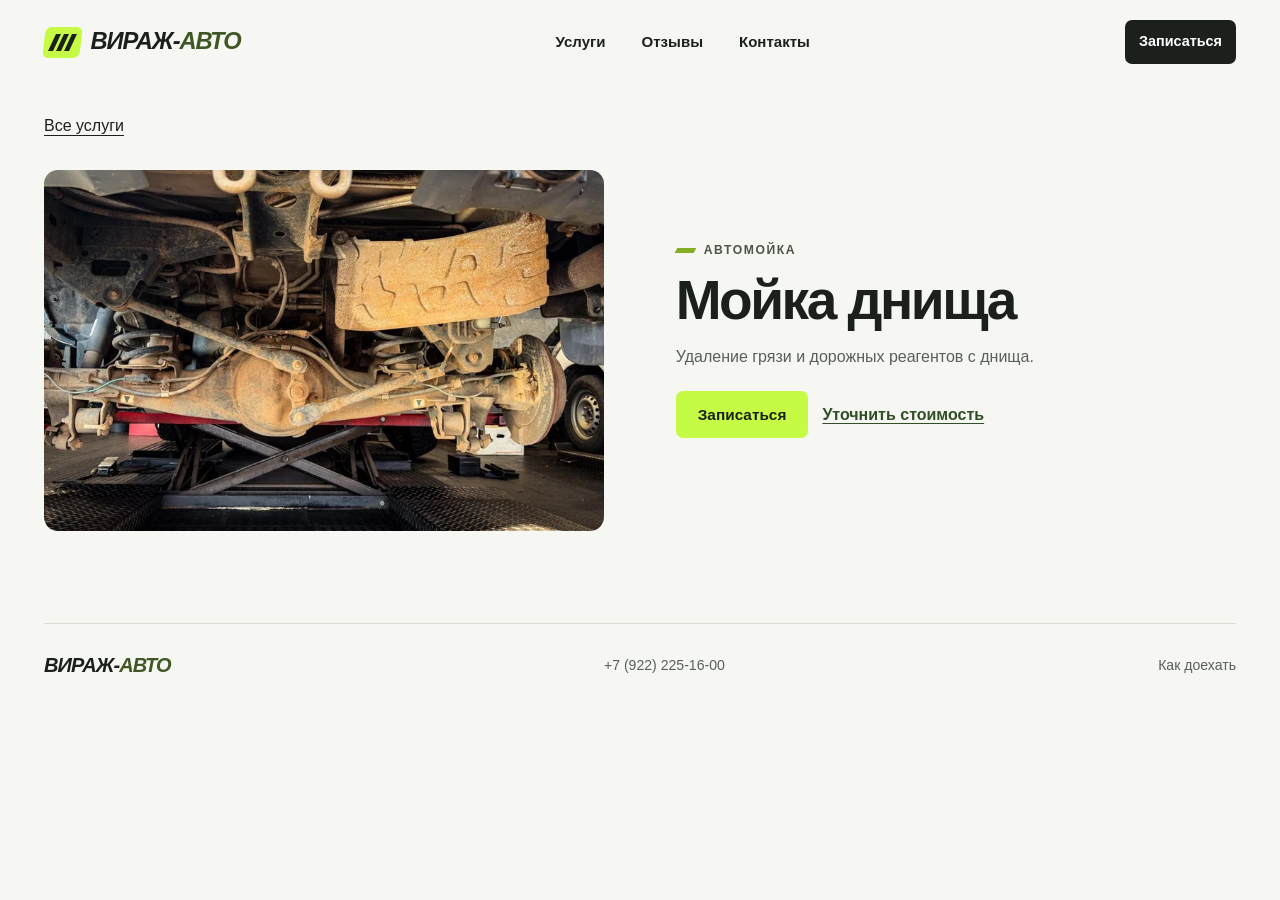
<file: moyka-dnischa.html>
<!doctype html><html lang="ru"><head><meta charset="utf-8"><meta name="viewport" content="width=device-width, initial-scale=1">
  <title>Мойка днища в Нижнем Тагиле | Вираж-Авто</title><meta name="description" content="Удаление грязи и дорожных реагентов с днища."><meta name="robots" content="noindex,nofollow">
  <link rel="canonical" href="./moyka-dnischa.html"><link rel="icon" href="./favicon.svg"><link rel="stylesheet" href="./style.css"><link rel="stylesheet" href="./smile.css"></head>
  <body><a class="skip" href="#main">Перейти к содержанию</a><header><div class="bar wrap"><a class="logo" href="https://vfokin110-bit.github.io/virazh-avto-demo/" aria-label="Вираж-Авто — на главную"><i class="mark" aria-hidden="true"><b></b><b></b><b></b></i><span>Вираж-<span class="logo-accent">Авто</span></span></a><nav aria-label="Навигация"><a href="./index.html#catalog">Услуги</a><a href="./index.html#reviews">Отзывы</a><a href="./index.html#contacts">Контакты</a></nav><a class="booking-nav" href="./zapis.html">Записаться</a></div></header><main id="main"><div class="wrap detail"><a class="back" href="./index.html#catalog">Все услуги</a><div class="detailgrid"><div class="detailpic"><img src="./underbody.webp" alt="" width="600" height="340"></div><div><span class="kicker"><i></i>Автомойка</span><h1>Мойка днища</h1><p>Удаление грязи и дорожных реагентов с днища.</p><p></p><div class="service-actions"><a class="prime" href="./zapis.html?usluga=moyka-dnischa">Записаться</a><a class="price-link" href="tel:+79222251600">Уточнить стоимость</a></div></div></div></div></main><footer><div class="wrap foot"><a class="logo" href="https://vfokin110-bit.github.io/virazh-avto-demo/"><span>Вираж-<span class="logo-accent">Авто</span></span></a><a href="tel:+79222251600">+7 (922) 225-16-00</a><a href="./index.html#contacts">Как доехать</a></div></footer>
  <script id="shop" type="application/json">{"name":"Вираж-Авто","tel":"+79222251600"}</script>
  <script id="services" type="application/json">[{"id":"tehobsluzhivanie","name":"Техническое обслуживание","category":"Автосервис"},{"id":"shod-razval","name":"Развал-схождение","category":"Автосервис"},{"id":"remont-hodovoy","name":"Ремонт ходовой части","category":"Автосервис"},{"id":"remont-dvigatelya","name":"Ремонт бензинового двигателя","category":"Автосервис"},{"id":"moyka-kuzova","name":"Бесконтактная мойка кузова","category":"Автомойка"},{"id":"moyka-dvigatelya","name":"Мойка двигателя","category":"Автомойка"},{"id":"moyka-dnischa","name":"Мойка днища","category":"Автомойка"},{"id":"moyka-kolyos","name":"Мойка колёс","category":"Автомойка"},{"id":"podbor-zapchastey","name":"Подбор автозапчастей","category":"Автозапчасти"}]</script><script defer src="./smile.js"></script></body></html>
</file>
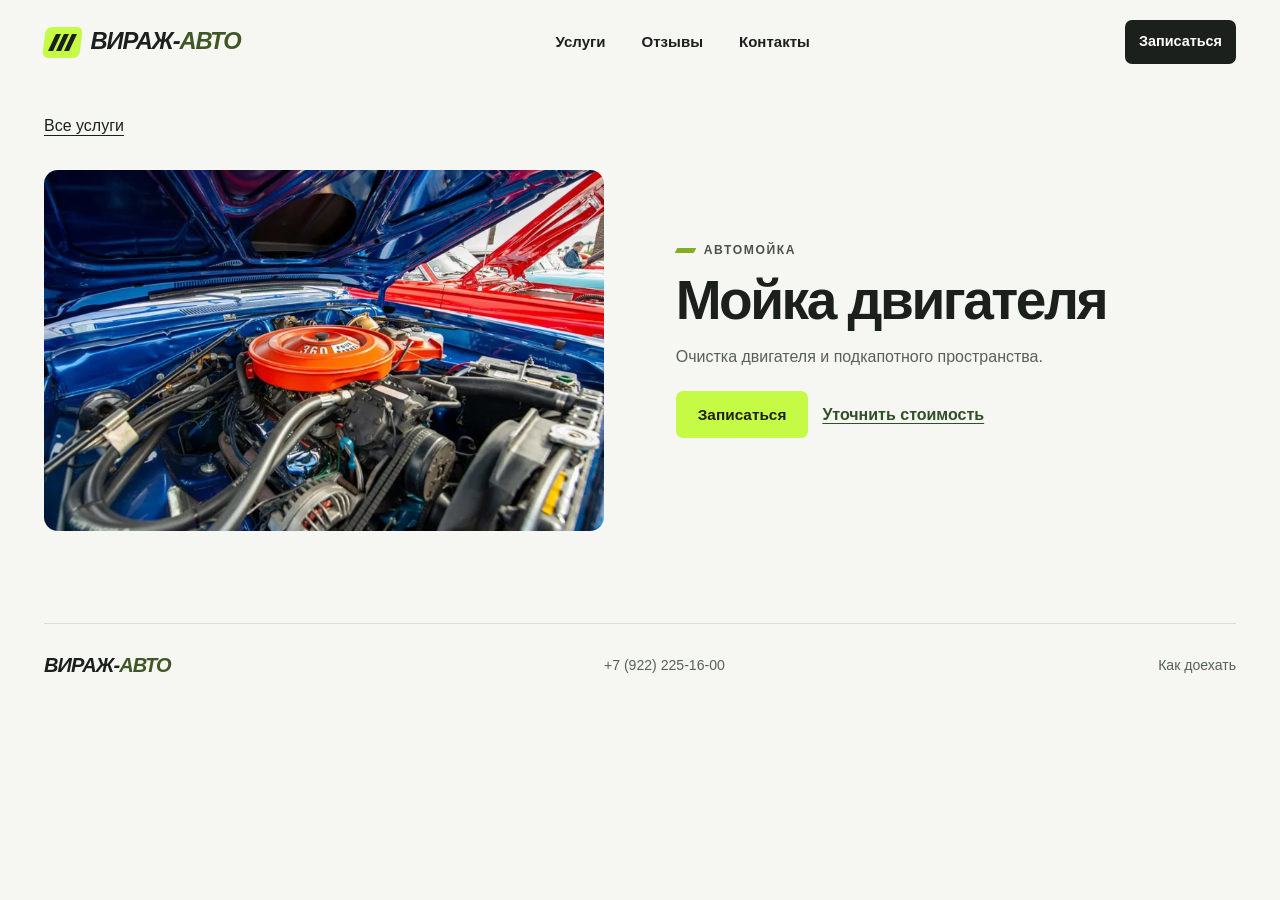
<file: moyka-dvigatelya.html>
<!doctype html><html lang="ru"><head><meta charset="utf-8"><meta name="viewport" content="width=device-width, initial-scale=1">
  <title>Мойка двигателя в Нижнем Тагиле | Вираж-Авто</title><meta name="description" content="Очистка двигателя и подкапотного пространства."><meta name="robots" content="noindex,nofollow">
  <link rel="canonical" href="./moyka-dvigatelya.html"><link rel="icon" href="./favicon.svg"><link rel="stylesheet" href="./style.css"><link rel="stylesheet" href="./smile.css"></head>
  <body><a class="skip" href="#main">Перейти к содержанию</a><header><div class="bar wrap"><a class="logo" href="https://vfokin110-bit.github.io/virazh-avto-demo/" aria-label="Вираж-Авто — на главную"><i class="mark" aria-hidden="true"><b></b><b></b><b></b></i><span>Вираж-<span class="logo-accent">Авто</span></span></a><nav aria-label="Навигация"><a href="./index.html#catalog">Услуги</a><a href="./index.html#reviews">Отзывы</a><a href="./index.html#contacts">Контакты</a></nav><a class="booking-nav" href="./zapis.html">Записаться</a></div></header><main id="main"><div class="wrap detail"><a class="back" href="./index.html#catalog">Все услуги</a><div class="detailgrid"><div class="detailpic"><img src="./engine-bay.webp" alt="" width="600" height="340"></div><div><span class="kicker"><i></i>Автомойка</span><h1>Мойка двигателя</h1><p>Очистка двигателя и подкапотного пространства.</p><p></p><div class="service-actions"><a class="prime" href="./zapis.html?usluga=moyka-dvigatelya">Записаться</a><a class="price-link" href="tel:+79222251600">Уточнить стоимость</a></div></div></div></div></main><footer><div class="wrap foot"><a class="logo" href="https://vfokin110-bit.github.io/virazh-avto-demo/"><span>Вираж-<span class="logo-accent">Авто</span></span></a><a href="tel:+79222251600">+7 (922) 225-16-00</a><a href="./index.html#contacts">Как доехать</a></div></footer>
  <script id="shop" type="application/json">{"name":"Вираж-Авто","tel":"+79222251600"}</script>
  <script id="services" type="application/json">[{"id":"tehobsluzhivanie","name":"Техническое обслуживание","category":"Автосервис"},{"id":"shod-razval","name":"Развал-схождение","category":"Автосервис"},{"id":"remont-hodovoy","name":"Ремонт ходовой части","category":"Автосервис"},{"id":"remont-dvigatelya","name":"Ремонт бензинового двигателя","category":"Автосервис"},{"id":"moyka-kuzova","name":"Бесконтактная мойка кузова","category":"Автомойка"},{"id":"moyka-dvigatelya","name":"Мойка двигателя","category":"Автомойка"},{"id":"moyka-dnischa","name":"Мойка днища","category":"Автомойка"},{"id":"moyka-kolyos","name":"Мойка колёс","category":"Автомойка"},{"id":"podbor-zapchastey","name":"Подбор автозапчастей","category":"Автозапчасти"}]</script><script defer src="./smile.js"></script></body></html>
</file>
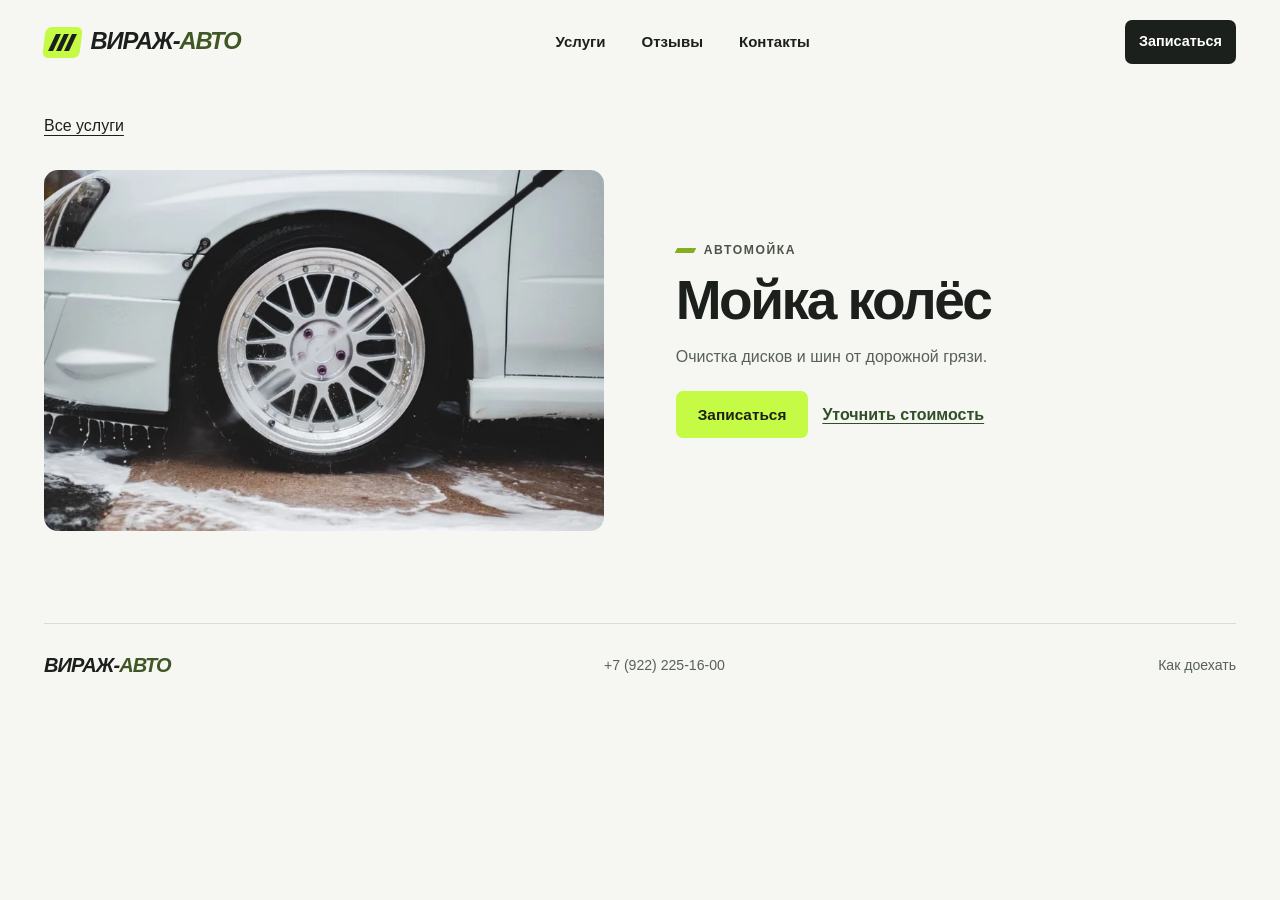
<file: moyka-kolyos.html>
<!doctype html><html lang="ru"><head><meta charset="utf-8"><meta name="viewport" content="width=device-width, initial-scale=1">
  <title>Мойка колёс в Нижнем Тагиле | Вираж-Авто</title><meta name="description" content="Очистка дисков и шин от дорожной грязи."><meta name="robots" content="noindex,nofollow">
  <link rel="canonical" href="./moyka-kolyos.html"><link rel="icon" href="./favicon.svg"><link rel="stylesheet" href="./style.css"><link rel="stylesheet" href="./smile.css"></head>
  <body><a class="skip" href="#main">Перейти к содержанию</a><header><div class="bar wrap"><a class="logo" href="https://vfokin110-bit.github.io/virazh-avto-demo/" aria-label="Вираж-Авто — на главную"><i class="mark" aria-hidden="true"><b></b><b></b><b></b></i><span>Вираж-<span class="logo-accent">Авто</span></span></a><nav aria-label="Навигация"><a href="./index.html#catalog">Услуги</a><a href="./index.html#reviews">Отзывы</a><a href="./index.html#contacts">Контакты</a></nav><a class="booking-nav" href="./zapis.html">Записаться</a></div></header><main id="main"><div class="wrap detail"><a class="back" href="./index.html#catalog">Все услуги</a><div class="detailgrid"><div class="detailpic"><img src="./wheel-wash.webp" alt="" width="600" height="340"></div><div><span class="kicker"><i></i>Автомойка</span><h1>Мойка колёс</h1><p>Очистка дисков и шин от дорожной грязи.</p><p></p><div class="service-actions"><a class="prime" href="./zapis.html?usluga=moyka-kolyos">Записаться</a><a class="price-link" href="tel:+79222251600">Уточнить стоимость</a></div></div></div></div></main><footer><div class="wrap foot"><a class="logo" href="https://vfokin110-bit.github.io/virazh-avto-demo/"><span>Вираж-<span class="logo-accent">Авто</span></span></a><a href="tel:+79222251600">+7 (922) 225-16-00</a><a href="./index.html#contacts">Как доехать</a></div></footer>
  <script id="shop" type="application/json">{"name":"Вираж-Авто","tel":"+79222251600"}</script>
  <script id="services" type="application/json">[{"id":"tehobsluzhivanie","name":"Техническое обслуживание","category":"Автосервис"},{"id":"shod-razval","name":"Развал-схождение","category":"Автосервис"},{"id":"remont-hodovoy","name":"Ремонт ходовой части","category":"Автосервис"},{"id":"remont-dvigatelya","name":"Ремонт бензинового двигателя","category":"Автосервис"},{"id":"moyka-kuzova","name":"Бесконтактная мойка кузова","category":"Автомойка"},{"id":"moyka-dvigatelya","name":"Мойка двигателя","category":"Автомойка"},{"id":"moyka-dnischa","name":"Мойка днища","category":"Автомойка"},{"id":"moyka-kolyos","name":"Мойка колёс","category":"Автомойка"},{"id":"podbor-zapchastey","name":"Подбор автозапчастей","category":"Автозапчасти"}]</script><script defer src="./smile.js"></script></body></html>
</file>
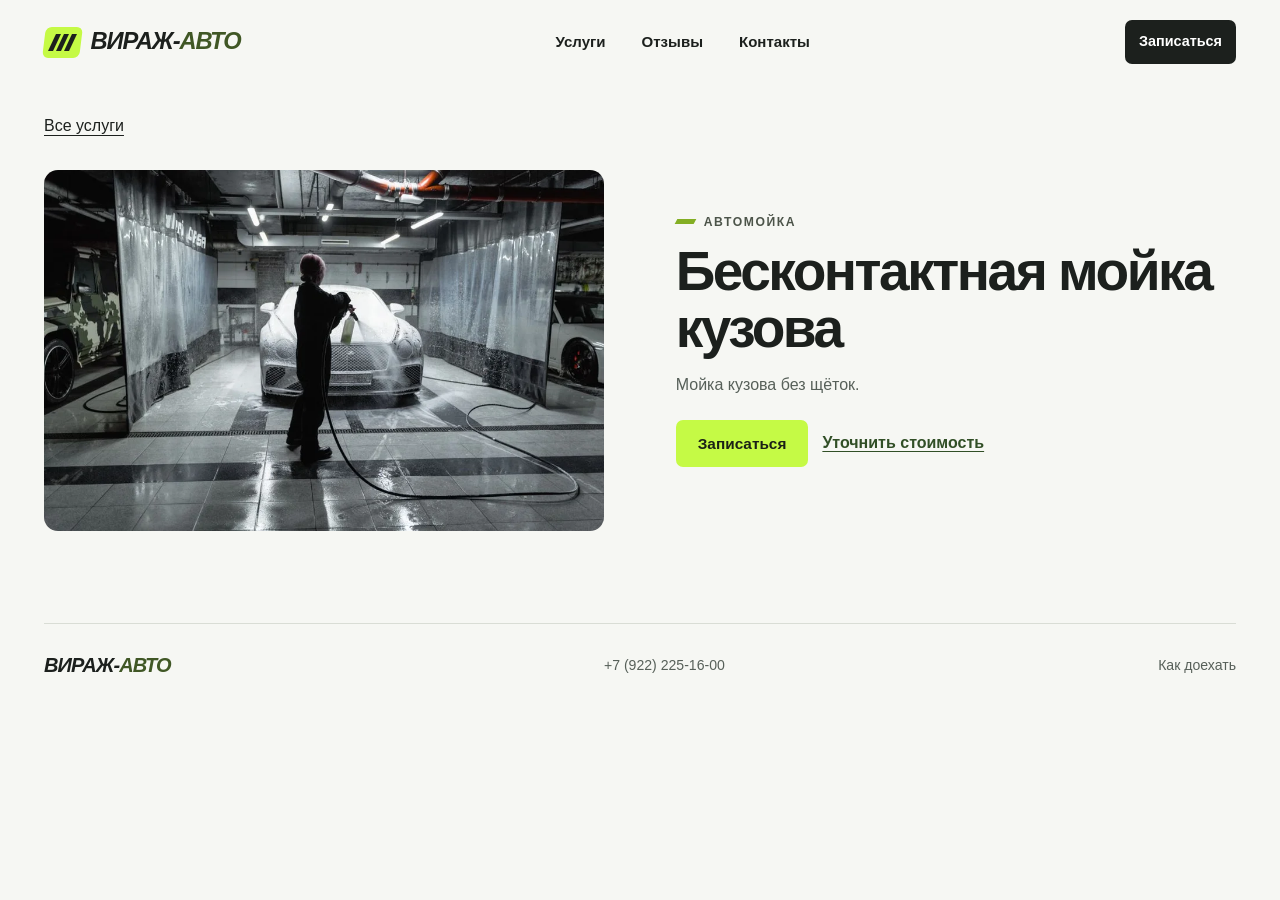
<file: moyka-kuzova.html>
<!doctype html><html lang="ru"><head><meta charset="utf-8"><meta name="viewport" content="width=device-width, initial-scale=1">
  <title>Бесконтактная мойка кузова в Нижнем Тагиле | Вираж-Авто</title><meta name="description" content="Мойка кузова без щёток."><meta name="robots" content="noindex,nofollow">
  <link rel="canonical" href="./moyka-kuzova.html"><link rel="icon" href="./favicon.svg"><link rel="stylesheet" href="./style.css"><link rel="stylesheet" href="./smile.css"></head>
  <body><a class="skip" href="#main">Перейти к содержанию</a><header><div class="bar wrap"><a class="logo" href="https://vfokin110-bit.github.io/virazh-avto-demo/" aria-label="Вираж-Авто — на главную"><i class="mark" aria-hidden="true"><b></b><b></b><b></b></i><span>Вираж-<span class="logo-accent">Авто</span></span></a><nav aria-label="Навигация"><a href="./index.html#catalog">Услуги</a><a href="./index.html#reviews">Отзывы</a><a href="./index.html#contacts">Контакты</a></nav><a class="booking-nav" href="./zapis.html">Записаться</a></div></header><main id="main"><div class="wrap detail"><a class="back" href="./index.html#catalog">Все услуги</a><div class="detailgrid"><div class="detailpic"><img src="./wash.webp" alt="" width="600" height="340"></div><div><span class="kicker"><i></i>Автомойка</span><h1>Бесконтактная мойка кузова</h1><p>Мойка кузова без щёток.</p><p></p><div class="service-actions"><a class="prime" href="./zapis.html?usluga=moyka-kuzova">Записаться</a><a class="price-link" href="tel:+79222251600">Уточнить стоимость</a></div></div></div></div></main><footer><div class="wrap foot"><a class="logo" href="https://vfokin110-bit.github.io/virazh-avto-demo/"><span>Вираж-<span class="logo-accent">Авто</span></span></a><a href="tel:+79222251600">+7 (922) 225-16-00</a><a href="./index.html#contacts">Как доехать</a></div></footer>
  <script id="shop" type="application/json">{"name":"Вираж-Авто","tel":"+79222251600"}</script>
  <script id="services" type="application/json">[{"id":"tehobsluzhivanie","name":"Техническое обслуживание","category":"Автосервис"},{"id":"shod-razval","name":"Развал-схождение","category":"Автосервис"},{"id":"remont-hodovoy","name":"Ремонт ходовой части","category":"Автосервис"},{"id":"remont-dvigatelya","name":"Ремонт бензинового двигателя","category":"Автосервис"},{"id":"moyka-kuzova","name":"Бесконтактная мойка кузова","category":"Автомойка"},{"id":"moyka-dvigatelya","name":"Мойка двигателя","category":"Автомойка"},{"id":"moyka-dnischa","name":"Мойка днища","category":"Автомойка"},{"id":"moyka-kolyos","name":"Мойка колёс","category":"Автомойка"},{"id":"podbor-zapchastey","name":"Подбор автозапчастей","category":"Автозапчасти"}]</script><script defer src="./smile.js"></script></body></html>
</file>
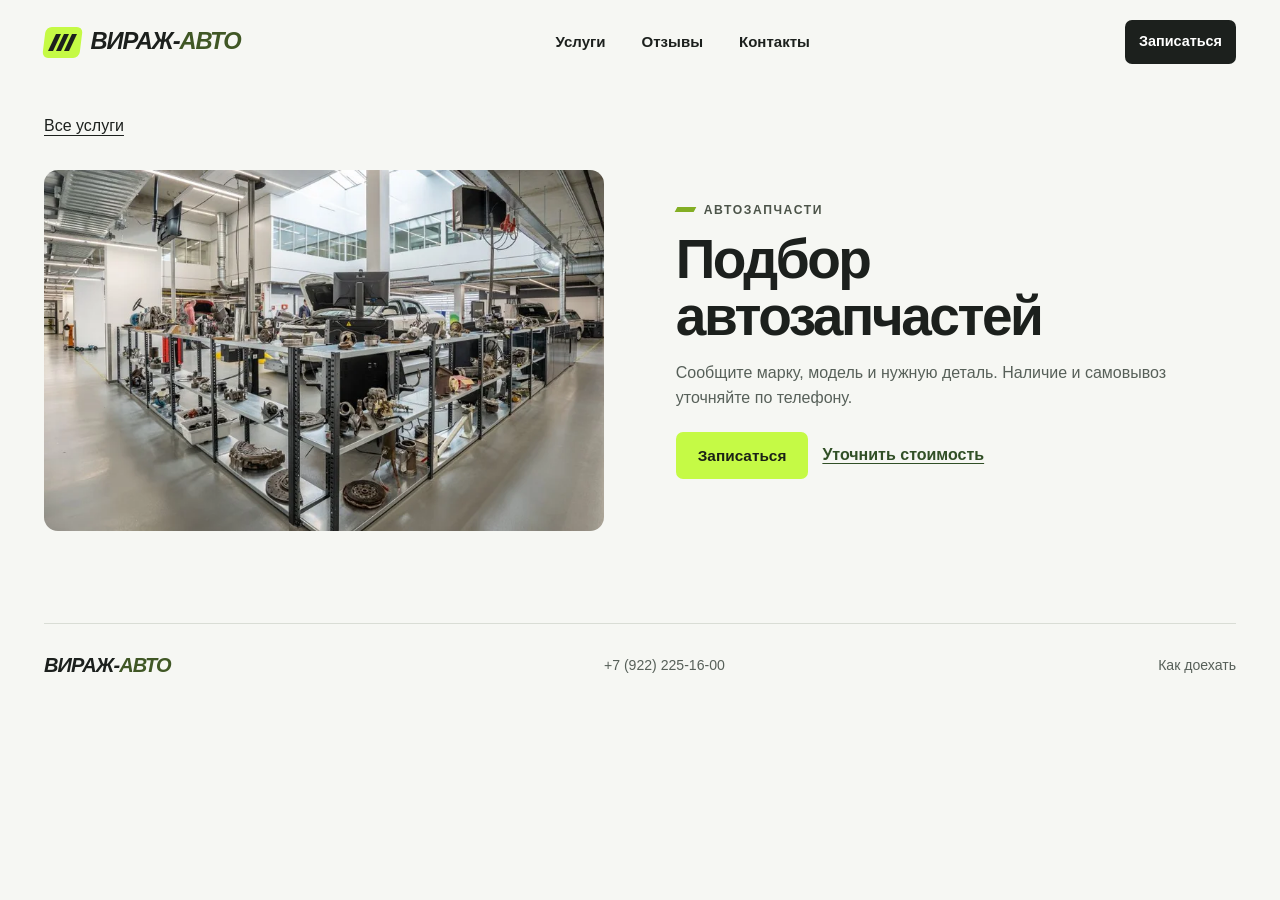
<file: podbor-zapchastey.html>
<!doctype html><html lang="ru"><head><meta charset="utf-8"><meta name="viewport" content="width=device-width, initial-scale=1">
  <title>Подбор автозапчастей в Нижнем Тагиле | Вираж-Авто</title><meta name="description" content="Сообщите марку, модель и нужную деталь. Наличие и самовывоз уточняйте по телефону."><meta name="robots" content="noindex,nofollow">
  <link rel="canonical" href="./podbor-zapchastey.html"><link rel="icon" href="./favicon.svg"><link rel="stylesheet" href="./style.css"><link rel="stylesheet" href="./smile.css"></head>
  <body><a class="skip" href="#main">Перейти к содержанию</a><header><div class="bar wrap"><a class="logo" href="https://vfokin110-bit.github.io/virazh-avto-demo/" aria-label="Вираж-Авто — на главную"><i class="mark" aria-hidden="true"><b></b><b></b><b></b></i><span>Вираж-<span class="logo-accent">Авто</span></span></a><nav aria-label="Навигация"><a href="./index.html#catalog">Услуги</a><a href="./index.html#reviews">Отзывы</a><a href="./index.html#contacts">Контакты</a></nav><a class="booking-nav" href="./zapis.html">Записаться</a></div></header><main id="main"><div class="wrap detail"><a class="back" href="./index.html#catalog">Все услуги</a><div class="detailgrid"><div class="detailpic"><img src="./parts-shelves.webp" alt="" width="600" height="340"></div><div><span class="kicker"><i></i>Автозапчасти</span><h1>Подбор автозапчастей</h1><p>Сообщите марку, модель и нужную деталь. Наличие и самовывоз уточняйте по телефону.</p><p></p><div class="service-actions"><a class="prime" href="./zapis.html?usluga=podbor-zapchastey">Записаться</a><a class="price-link" href="tel:+79222251600">Уточнить стоимость</a></div></div></div></div></main><footer><div class="wrap foot"><a class="logo" href="https://vfokin110-bit.github.io/virazh-avto-demo/"><span>Вираж-<span class="logo-accent">Авто</span></span></a><a href="tel:+79222251600">+7 (922) 225-16-00</a><a href="./index.html#contacts">Как доехать</a></div></footer>
  <script id="shop" type="application/json">{"name":"Вираж-Авто","tel":"+79222251600"}</script>
  <script id="services" type="application/json">[{"id":"tehobsluzhivanie","name":"Техническое обслуживание","category":"Автосервис"},{"id":"shod-razval","name":"Развал-схождение","category":"Автосервис"},{"id":"remont-hodovoy","name":"Ремонт ходовой части","category":"Автосервис"},{"id":"remont-dvigatelya","name":"Ремонт бензинового двигателя","category":"Автосервис"},{"id":"moyka-kuzova","name":"Бесконтактная мойка кузова","category":"Автомойка"},{"id":"moyka-dvigatelya","name":"Мойка двигателя","category":"Автомойка"},{"id":"moyka-dnischa","name":"Мойка днища","category":"Автомойка"},{"id":"moyka-kolyos","name":"Мойка колёс","category":"Автомойка"},{"id":"podbor-zapchastey","name":"Подбор автозапчастей","category":"Автозапчасти"}]</script><script defer src="./smile.js"></script></body></html>
</file>
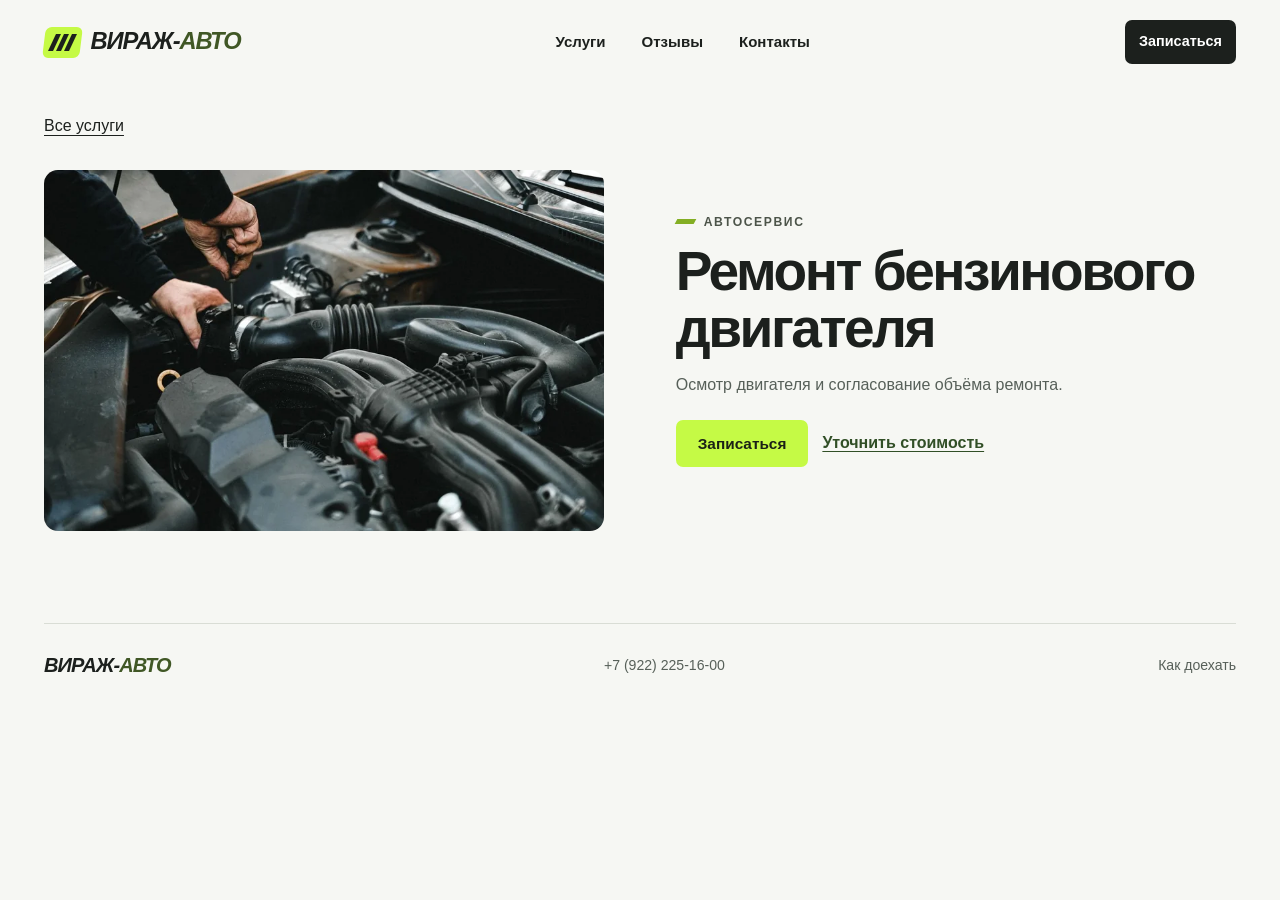
<file: remont-dvigatelya.html>
<!doctype html><html lang="ru"><head><meta charset="utf-8"><meta name="viewport" content="width=device-width, initial-scale=1">
  <title>Ремонт бензинового двигателя в Нижнем Тагиле | Вираж-Авто</title><meta name="description" content="Осмотр двигателя и согласование объёма ремонта."><meta name="robots" content="noindex,nofollow">
  <link rel="canonical" href="./remont-dvigatelya.html"><link rel="icon" href="./favicon.svg"><link rel="stylesheet" href="./style.css"><link rel="stylesheet" href="./smile.css"></head>
  <body><a class="skip" href="#main">Перейти к содержанию</a><header><div class="bar wrap"><a class="logo" href="https://vfokin110-bit.github.io/virazh-avto-demo/" aria-label="Вираж-Авто — на главную"><i class="mark" aria-hidden="true"><b></b><b></b><b></b></i><span>Вираж-<span class="logo-accent">Авто</span></span></a><nav aria-label="Навигация"><a href="./index.html#catalog">Услуги</a><a href="./index.html#reviews">Отзывы</a><a href="./index.html#contacts">Контакты</a></nav><a class="booking-nav" href="./zapis.html">Записаться</a></div></header><main id="main"><div class="wrap detail"><a class="back" href="./index.html#catalog">Все услуги</a><div class="detailgrid"><div class="detailpic"><img src="./engine.webp" alt="" width="600" height="340"></div><div><span class="kicker"><i></i>Автосервис</span><h1>Ремонт бензинового двигателя</h1><p>Осмотр двигателя и согласование объёма ремонта.</p><p></p><div class="service-actions"><a class="prime" href="./zapis.html?usluga=remont-dvigatelya">Записаться</a><a class="price-link" href="tel:+79222251600">Уточнить стоимость</a></div></div></div></div></main><footer><div class="wrap foot"><a class="logo" href="https://vfokin110-bit.github.io/virazh-avto-demo/"><span>Вираж-<span class="logo-accent">Авто</span></span></a><a href="tel:+79222251600">+7 (922) 225-16-00</a><a href="./index.html#contacts">Как доехать</a></div></footer>
  <script id="shop" type="application/json">{"name":"Вираж-Авто","tel":"+79222251600"}</script>
  <script id="services" type="application/json">[{"id":"tehobsluzhivanie","name":"Техническое обслуживание","category":"Автосервис"},{"id":"shod-razval","name":"Развал-схождение","category":"Автосервис"},{"id":"remont-hodovoy","name":"Ремонт ходовой части","category":"Автосервис"},{"id":"remont-dvigatelya","name":"Ремонт бензинового двигателя","category":"Автосервис"},{"id":"moyka-kuzova","name":"Бесконтактная мойка кузова","category":"Автомойка"},{"id":"moyka-dvigatelya","name":"Мойка двигателя","category":"Автомойка"},{"id":"moyka-dnischa","name":"Мойка днища","category":"Автомойка"},{"id":"moyka-kolyos","name":"Мойка колёс","category":"Автомойка"},{"id":"podbor-zapchastey","name":"Подбор автозапчастей","category":"Автозапчасти"}]</script><script defer src="./smile.js"></script></body></html>
</file>
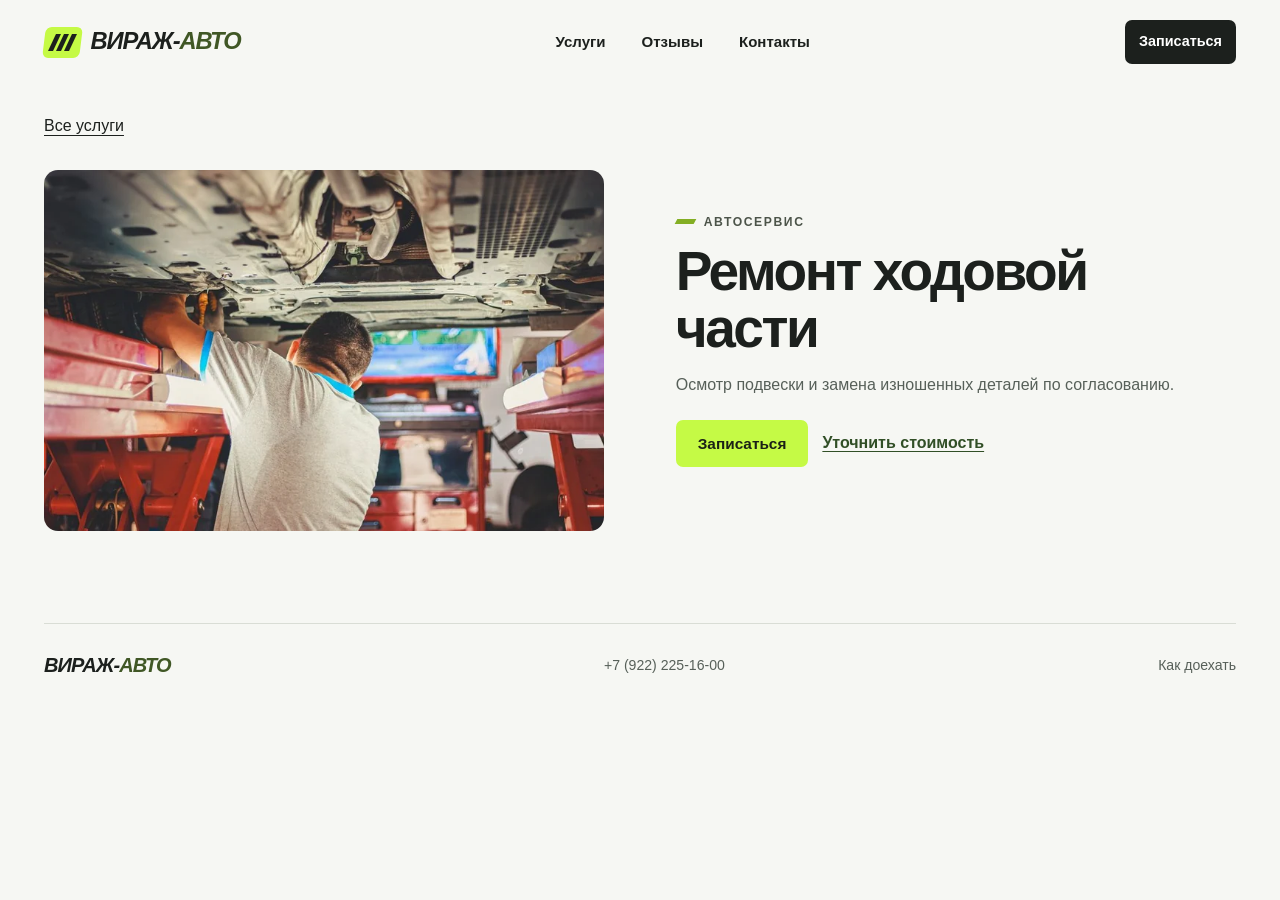
<file: remont-hodovoy.html>
<!doctype html><html lang="ru"><head><meta charset="utf-8"><meta name="viewport" content="width=device-width, initial-scale=1">
  <title>Ремонт ходовой части в Нижнем Тагиле | Вираж-Авто</title><meta name="description" content="Осмотр подвески и замена изношенных деталей по согласованию."><meta name="robots" content="noindex,nofollow">
  <link rel="canonical" href="./remont-hodovoy.html"><link rel="icon" href="./favicon.svg"><link rel="stylesheet" href="./style.css"><link rel="stylesheet" href="./smile.css"></head>
  <body><a class="skip" href="#main">Перейти к содержанию</a><header><div class="bar wrap"><a class="logo" href="https://vfokin110-bit.github.io/virazh-avto-demo/" aria-label="Вираж-Авто — на главную"><i class="mark" aria-hidden="true"><b></b><b></b><b></b></i><span>Вираж-<span class="logo-accent">Авто</span></span></a><nav aria-label="Навигация"><a href="./index.html#catalog">Услуги</a><a href="./index.html#reviews">Отзывы</a><a href="./index.html#contacts">Контакты</a></nav><a class="booking-nav" href="./zapis.html">Записаться</a></div></header><main id="main"><div class="wrap detail"><a class="back" href="./index.html#catalog">Все услуги</a><div class="detailgrid"><div class="detailpic"><img src="./lift.webp" alt="" width="600" height="340"></div><div><span class="kicker"><i></i>Автосервис</span><h1>Ремонт ходовой части</h1><p>Осмотр подвески и замена изношенных деталей по согласованию.</p><p></p><div class="service-actions"><a class="prime" href="./zapis.html?usluga=remont-hodovoy">Записаться</a><a class="price-link" href="tel:+79222251600">Уточнить стоимость</a></div></div></div></div></main><footer><div class="wrap foot"><a class="logo" href="https://vfokin110-bit.github.io/virazh-avto-demo/"><span>Вираж-<span class="logo-accent">Авто</span></span></a><a href="tel:+79222251600">+7 (922) 225-16-00</a><a href="./index.html#contacts">Как доехать</a></div></footer>
  <script id="shop" type="application/json">{"name":"Вираж-Авто","tel":"+79222251600"}</script>
  <script id="services" type="application/json">[{"id":"tehobsluzhivanie","name":"Техническое обслуживание","category":"Автосервис"},{"id":"shod-razval","name":"Развал-схождение","category":"Автосервис"},{"id":"remont-hodovoy","name":"Ремонт ходовой части","category":"Автосервис"},{"id":"remont-dvigatelya","name":"Ремонт бензинового двигателя","category":"Автосервис"},{"id":"moyka-kuzova","name":"Бесконтактная мойка кузова","category":"Автомойка"},{"id":"moyka-dvigatelya","name":"Мойка двигателя","category":"Автомойка"},{"id":"moyka-dnischa","name":"Мойка днища","category":"Автомойка"},{"id":"moyka-kolyos","name":"Мойка колёс","category":"Автомойка"},{"id":"podbor-zapchastey","name":"Подбор автозапчастей","category":"Автозапчасти"}]</script><script defer src="./smile.js"></script></body></html>
</file>
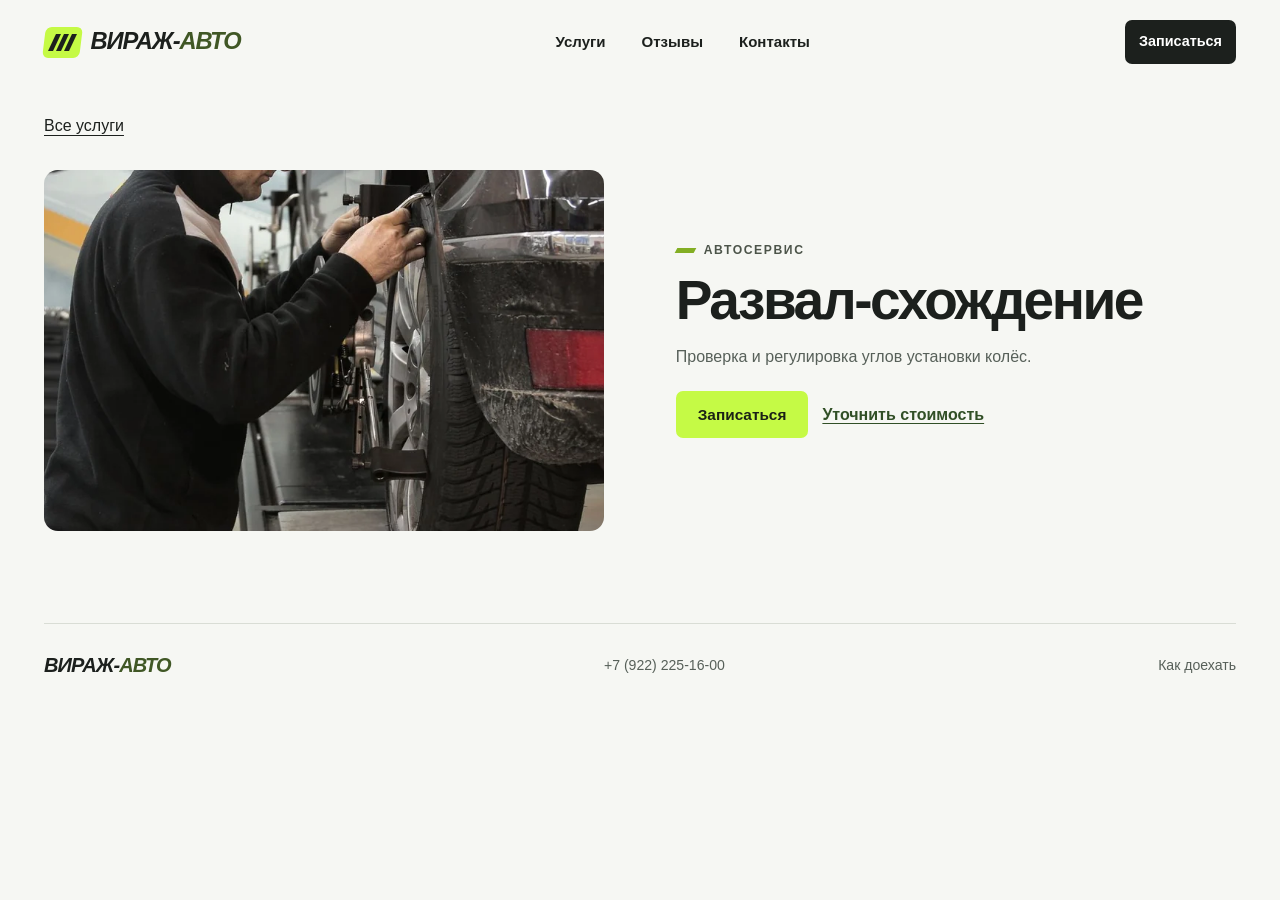
<file: shod-razval.html>
<!doctype html><html lang="ru"><head><meta charset="utf-8"><meta name="viewport" content="width=device-width, initial-scale=1">
  <title>Развал-схождение в Нижнем Тагиле | Вираж-Авто</title><meta name="description" content="Проверка и регулировка углов установки колёс."><meta name="robots" content="noindex,nofollow">
  <link rel="canonical" href="./shod-razval.html"><link rel="icon" href="./favicon.svg"><link rel="stylesheet" href="./style.css"><link rel="stylesheet" href="./smile.css"></head>
  <body><a class="skip" href="#main">Перейти к содержанию</a><header><div class="bar wrap"><a class="logo" href="https://vfokin110-bit.github.io/virazh-avto-demo/" aria-label="Вираж-Авто — на главную"><i class="mark" aria-hidden="true"><b></b><b></b><b></b></i><span>Вираж-<span class="logo-accent">Авто</span></span></a><nav aria-label="Навигация"><a href="./index.html#catalog">Услуги</a><a href="./index.html#reviews">Отзывы</a><a href="./index.html#contacts">Контакты</a></nav><a class="booking-nav" href="./zapis.html">Записаться</a></div></header><main id="main"><div class="wrap detail"><a class="back" href="./index.html#catalog">Все услуги</a><div class="detailgrid"><div class="detailpic"><img src="./alignment.webp" alt="" width="600" height="340"></div><div><span class="kicker"><i></i>Автосервис</span><h1>Развал-схождение</h1><p>Проверка и регулировка углов установки колёс.</p><p></p><div class="service-actions"><a class="prime" href="./zapis.html?usluga=shod-razval">Записаться</a><a class="price-link" href="tel:+79222251600">Уточнить стоимость</a></div></div></div></div></main><footer><div class="wrap foot"><a class="logo" href="https://vfokin110-bit.github.io/virazh-avto-demo/"><span>Вираж-<span class="logo-accent">Авто</span></span></a><a href="tel:+79222251600">+7 (922) 225-16-00</a><a href="./index.html#contacts">Как доехать</a></div></footer>
  <script id="shop" type="application/json">{"name":"Вираж-Авто","tel":"+79222251600"}</script>
  <script id="services" type="application/json">[{"id":"tehobsluzhivanie","name":"Техническое обслуживание","category":"Автосервис"},{"id":"shod-razval","name":"Развал-схождение","category":"Автосервис"},{"id":"remont-hodovoy","name":"Ремонт ходовой части","category":"Автосервис"},{"id":"remont-dvigatelya","name":"Ремонт бензинового двигателя","category":"Автосервис"},{"id":"moyka-kuzova","name":"Бесконтактная мойка кузова","category":"Автомойка"},{"id":"moyka-dvigatelya","name":"Мойка двигателя","category":"Автомойка"},{"id":"moyka-dnischa","name":"Мойка днища","category":"Автомойка"},{"id":"moyka-kolyos","name":"Мойка колёс","category":"Автомойка"},{"id":"podbor-zapchastey","name":"Подбор автозапчастей","category":"Автозапчасти"}]</script><script defer src="./smile.js"></script></body></html>
</file>
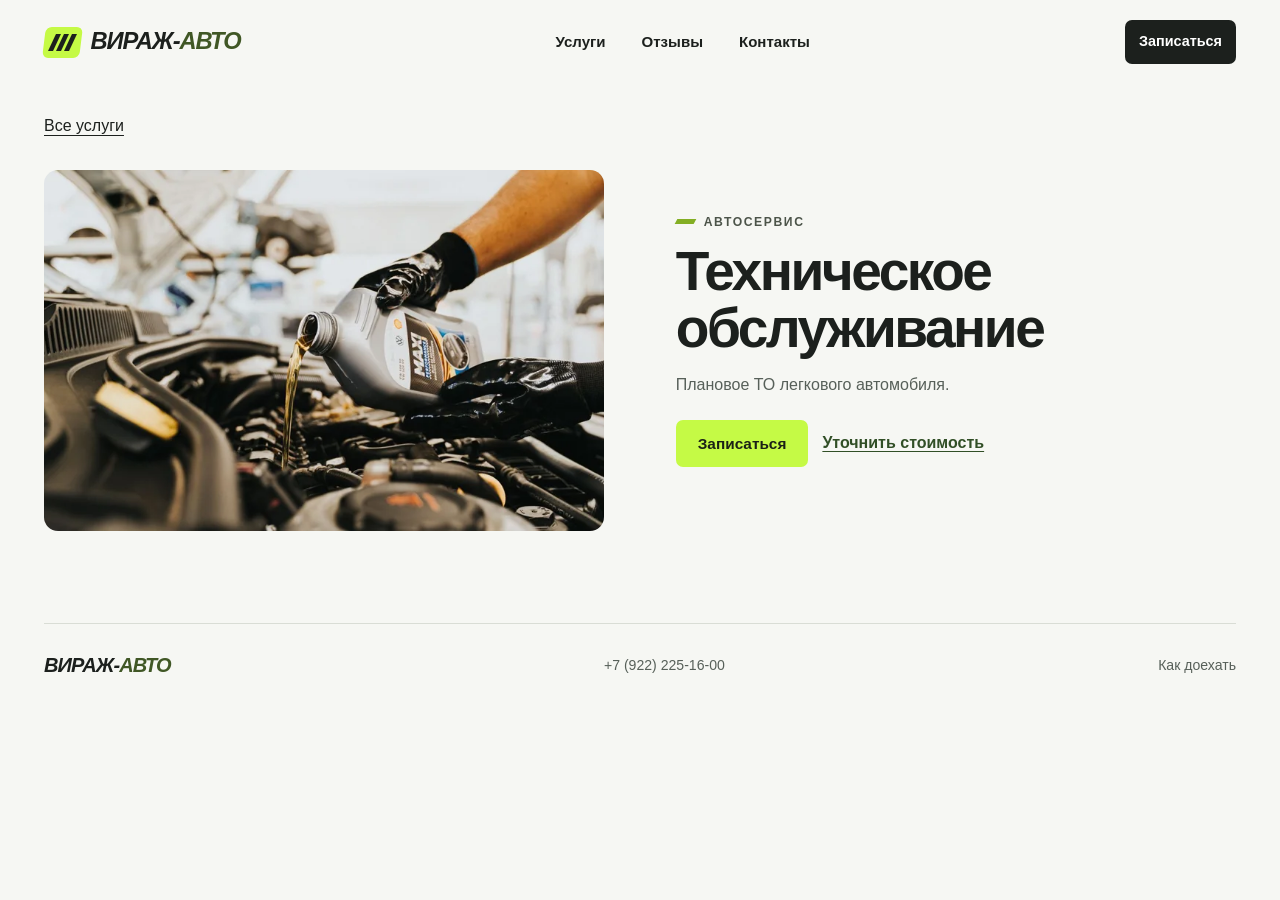
<file: tehobsluzhivanie.html>
<!doctype html><html lang="ru"><head><meta charset="utf-8"><meta name="viewport" content="width=device-width, initial-scale=1">
  <title>Техническое обслуживание в Нижнем Тагиле | Вираж-Авто</title><meta name="description" content="Плановое ТО легкового автомобиля."><meta name="robots" content="noindex,nofollow">
  <link rel="canonical" href="./tehobsluzhivanie.html"><link rel="icon" href="./favicon.svg"><link rel="stylesheet" href="./style.css"><link rel="stylesheet" href="./smile.css"></head>
  <body><a class="skip" href="#main">Перейти к содержанию</a><header><div class="bar wrap"><a class="logo" href="https://vfokin110-bit.github.io/virazh-avto-demo/" aria-label="Вираж-Авто — на главную"><i class="mark" aria-hidden="true"><b></b><b></b><b></b></i><span>Вираж-<span class="logo-accent">Авто</span></span></a><nav aria-label="Навигация"><a href="./index.html#catalog">Услуги</a><a href="./index.html#reviews">Отзывы</a><a href="./index.html#contacts">Контакты</a></nav><a class="booking-nav" href="./zapis.html">Записаться</a></div></header><main id="main"><div class="wrap detail"><a class="back" href="./index.html#catalog">Все услуги</a><div class="detailgrid"><div class="detailpic"><img src="./oil-real.webp" alt="" width="600" height="340"></div><div><span class="kicker"><i></i>Автосервис</span><h1>Техническое обслуживание</h1><p>Плановое ТО легкового автомобиля.</p><p></p><div class="service-actions"><a class="prime" href="./zapis.html?usluga=tehobsluzhivanie">Записаться</a><a class="price-link" href="tel:+79222251600">Уточнить стоимость</a></div></div></div></div></main><footer><div class="wrap foot"><a class="logo" href="https://vfokin110-bit.github.io/virazh-avto-demo/"><span>Вираж-<span class="logo-accent">Авто</span></span></a><a href="tel:+79222251600">+7 (922) 225-16-00</a><a href="./index.html#contacts">Как доехать</a></div></footer>
  <script id="shop" type="application/json">{"name":"Вираж-Авто","tel":"+79222251600"}</script>
  <script id="services" type="application/json">[{"id":"tehobsluzhivanie","name":"Техническое обслуживание","category":"Автосервис"},{"id":"shod-razval","name":"Развал-схождение","category":"Автосервис"},{"id":"remont-hodovoy","name":"Ремонт ходовой части","category":"Автосервис"},{"id":"remont-dvigatelya","name":"Ремонт бензинового двигателя","category":"Автосервис"},{"id":"moyka-kuzova","name":"Бесконтактная мойка кузова","category":"Автомойка"},{"id":"moyka-dvigatelya","name":"Мойка двигателя","category":"Автомойка"},{"id":"moyka-dnischa","name":"Мойка днища","category":"Автомойка"},{"id":"moyka-kolyos","name":"Мойка колёс","category":"Автомойка"},{"id":"podbor-zapchastey","name":"Подбор автозапчастей","category":"Автозапчасти"}]</script><script defer src="./smile.js"></script></body></html>
</file>
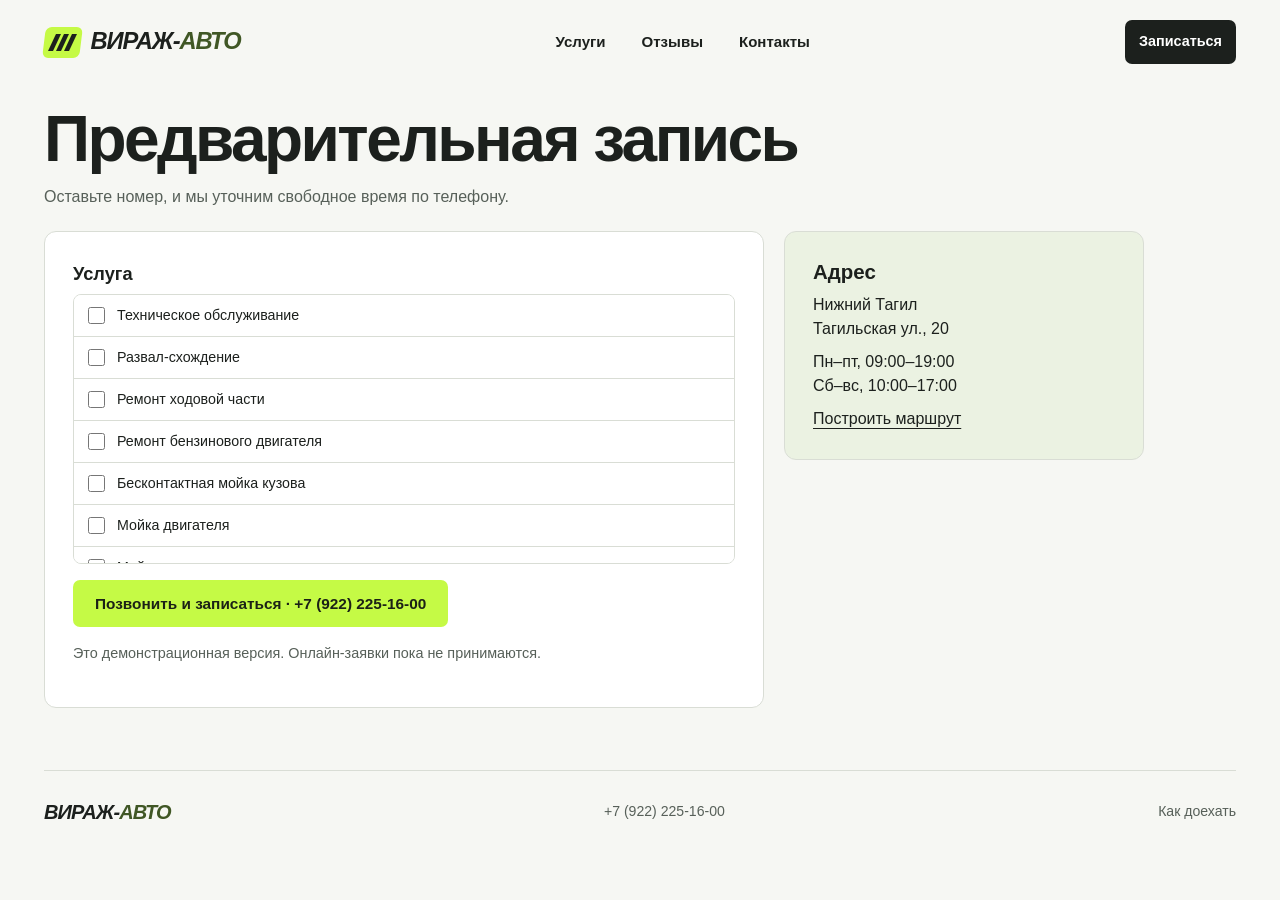
<file: zapis.html>
<!doctype html><html lang="ru"><head><meta charset="utf-8"><meta name="viewport" content="width=device-width, initial-scale=1">
  <title>Запись в Вираж-Авто | Нижний Тагил</title><meta name="description" content="Запись по телефону в автосервис Вираж-Авто."><meta name="robots" content="noindex,nofollow">
  <link rel="canonical" href="./zapis.html"><link rel="icon" href="./favicon.svg"><link rel="stylesheet" href="./style.css"><link rel="stylesheet" href="./smile.css"></head>
  <body><a class="skip" href="#main">Перейти к содержанию</a><header><div class="bar wrap"><a class="logo" href="https://vfokin110-bit.github.io/virazh-avto-demo/" aria-label="Вираж-Авто — на главную"><i class="mark" aria-hidden="true"><b></b><b></b><b></b></i><span>Вираж-<span class="logo-accent">Авто</span></span></a><nav aria-label="Навигация"><a href="./index.html#catalog">Услуги</a><a href="./index.html#reviews">Отзывы</a><a href="./index.html#contacts">Контакты</a></nav><a class="booking-nav" href="./zapis.html">Записаться</a></div></header><main id="main"><section class="wrap booking-page"><div class="booking-intro"><h1>Предварительная запись</h1><p>Оставьте номер, и мы уточним свободное время по телефону.</p></div>
  <div class="booking-layout"><div class="booking-form"><fieldset><legend>Услуга</legend><div class="service-pick"><label><input type="checkbox" name="items" value="tehobsluzhivanie"><span>Техническое обслуживание</span></label><label><input type="checkbox" name="items" value="shod-razval"><span>Развал-схождение</span></label><label><input type="checkbox" name="items" value="remont-hodovoy"><span>Ремонт ходовой части</span></label><label><input type="checkbox" name="items" value="remont-dvigatelya"><span>Ремонт бензинового двигателя</span></label><label><input type="checkbox" name="items" value="moyka-kuzova"><span>Бесконтактная мойка кузова</span></label><label><input type="checkbox" name="items" value="moyka-dvigatelya"><span>Мойка двигателя</span></label><label><input type="checkbox" name="items" value="moyka-dnischa"><span>Мойка днища</span></label><label><input type="checkbox" name="items" value="moyka-kolyos"><span>Мойка колёс</span></label><label><input type="checkbox" name="items" value="podbor-zapchastey"><span>Подбор автозапчастей</span></label></div></fieldset>
  <p><a class="prime" href="tel:+79222251600">Позвонить и записаться · +7 (922) 225-16-00</a></p><p class="subtle">Это демонстрационная версия. Онлайн-заявки пока не принимаются.</p></div>
  <aside class="booking-aside"><h2>Адрес</h2><p>Нижний Тагил<br>Тагильская ул., 20</p><p>Пн–пт, 09:00–19:00<br>Сб–вс, 10:00–17:00</p><a class="back" href="https://yandex.ru/maps/org/virazh_avto/175305193511/">Построить маршрут</a></aside></div></section></main><footer><div class="wrap foot"><a class="logo" href="https://vfokin110-bit.github.io/virazh-avto-demo/"><span>Вираж-<span class="logo-accent">Авто</span></span></a><a href="tel:+79222251600">+7 (922) 225-16-00</a><a href="./index.html#contacts">Как доехать</a></div></footer>
  <script id="shop" type="application/json">{"name":"Вираж-Авто","tel":"+79222251600"}</script>
  <script id="services" type="application/json">[{"id":"tehobsluzhivanie","name":"Техническое обслуживание","category":"Автосервис"},{"id":"shod-razval","name":"Развал-схождение","category":"Автосервис"},{"id":"remont-hodovoy","name":"Ремонт ходовой части","category":"Автосервис"},{"id":"remont-dvigatelya","name":"Ремонт бензинового двигателя","category":"Автосервис"},{"id":"moyka-kuzova","name":"Бесконтактная мойка кузова","category":"Автомойка"},{"id":"moyka-dvigatelya","name":"Мойка двигателя","category":"Автомойка"},{"id":"moyka-dnischa","name":"Мойка днища","category":"Автомойка"},{"id":"moyka-kolyos","name":"Мойка колёс","category":"Автомойка"},{"id":"podbor-zapchastey","name":"Подбор автозапчастей","category":"Автозапчасти"}]</script><script defer src="./smile.js"></script></body></html>
</file>
<file: style.css>
:root{--ink:#1c201d;--muted:#576059;--lime:#c5fa45;--paper:#f6f7f3;--line:#d9ddd5;--face:"Roboto","Arial",sans-serif;--display:"Barlow Condensed","Bahnschrift","Arial Narrow","Arial",sans-serif;color:var(--ink);background:var(--paper);font:16px/1.5 var(--face);scroll-behavior:smooth;scroll-padding-top:1.5rem}
*{box-sizing:border-box}body{margin:0}button,input,select{font:inherit}button,summary{cursor:pointer}button,a{touch-action:manipulation}a{color:inherit;text-decoration:none}button{color:inherit}button:focus-visible,a:focus-visible,input:focus-visible,summary:focus-visible,select:focus-visible{outline:3px solid #508511;outline-offset:4px}svg{display:inline-block;width:20px;height:20px;vertical-align:middle;flex-shrink:0}button{border:0}.wrap{width:min(calc(100% - 88px),1400px);margin-inline:auto}.skip{position:absolute;z-index:8;top:-5rem;background:white;padding:12px}.skip:focus{top:0}header{background:var(--paper)}.bar,.foot{display:flex;align-items:center;justify-content:space-between;gap:20px}.bar{height:84px}.logo{display:inline-flex;align-items:center;gap:.60rem;font-family:var(--display);font-style:italic;font-weight:900;text-transform:uppercase;font-size:clamp(20px,1.85vw,30px);letter-spacing:-.065em;white-space:nowrap}.mark{display:inline-flex;gap:3px;background:var(--lime);border-radius:6px;padding:7px 8px;align-items:center;transform:skew(-7deg)}.mark b{width:5px;height:17px;background:var(--ink);transform:skew(-19deg)}nav{display:flex;align-items:center;gap:36px;font-size:.94rem;font-weight:600}nav a:hover,.foot a:hover,.back:hover{text-decoration:underline;text-underline-offset:5px}.cartbtn,.prime,.iconbtn,.filters button,.cardbuy button{display:inline-flex;align-items:center;justify-content:center;gap:9px;font-weight:650}.cartbtn{background:var(--ink);color:white;min-height:43px;padding:0 12px 0 17px;border-radius:8px;font-size:.9rem}.cartbtn b{background:var(--lime);color:var(--ink);border-radius:5px;min-width:22px;padding-inline:3px}.hero{position:relative;isolation:isolate;overflow:hidden;background:#151918;border-radius:18px;min-height:405px;display:flex;align-items:center;color:#fff}.car,.hero:after{position:absolute;inset:0;width:100%;height:100%;z-index:-2}.car{object-fit:cover;object-position:50% 60%}.hero:after{content:"";z-index:-1;background:linear-gradient(90deg,rgba(8,13,12,.72) 0%,rgba(8,13,12,.40) 34%,transparent 64%)}.herotext{padding:42px clamp(26px,4.2vw,72px) 43px}.herokicker,.kicker,.smallcat{display:flex;align-items:center;gap:9px;font-size:.76rem;letter-spacing:.13em;font-weight:750;text-transform:uppercase}.herokicker i,.kicker i{width:19px;height:5px;background:var(--lime);transform:skew(-28deg)}.kicker i{background:#83ae23}.herokicker{color:#e6e9e4}.hero h1,.sectionhead h2,.detail h1,.card h3,.detail h2,.drawerhead h2,.trio h3{font-family:var(--display);margin:0;font-weight:800;letter-spacing:-.045em;line-height:1.04}.hero h1{font-size:clamp(58px,5.7vw,96px);margin:17px 0 13px;line-height:.94;letter-spacing:-.057em}.hero h1 em{font-style:normal;color:var(--lime)}.hero p{color:#e1e4df;margin:0 0 22px;font-size:1rem;line-height:1.46}.prime{background:var(--lime);color:#1b2116;padding:12px 22px;min-height:46px;border-radius:7px;font-size:.96rem}.prime:hover,.cardbuy button:hover{background:#b8ed36}.prime svg{width:17px}.catalog{padding-block:49px 62px}.sectionhead h2,.detail h2{font-size:clamp(34px,3.35vw,56px);margin:8px 0 0;line-height:1.08}.kicker{color:#4c5449}.sectionhead sup{vertical-align:top;border:1px solid #c4cbbf;padding:2px 6px;border-radius:4px;font:600 .76rem/1.2 var(--face);letter-spacing:0;margin-left:11px;position:relative;top:5px}.filters{display:flex;flex-wrap:wrap;gap:8px;margin:22px 0}.filters button{background:transparent;border:1px solid #cfd5ca;border-radius:6px;padding:8px 15px;min-height:40px;font-size:.9rem}.filters button svg{width:16px}.filters button[aria-pressed=true]{background:var(--ink);border-color:var(--ink);color:white}.filters button:hover:not([aria-pressed=true]){background:#eaeee5}.cards{display:grid;grid-template-columns:repeat(3,minmax(0,1fr));gap:20px}.card{border:1px solid var(--line);overflow:hidden;border-radius:12px;background:#fff;display:flex;flex-direction:column}.card[hidden]{display:none}.cardpic,.detailpic{position:relative;display:block;background:#e6e8e4;overflow:hidden}.cardpic{aspect-ratio:2.05}.cardpic img,.detailpic img{display:block;width:100%;height:100%;object-fit:cover;transition:transform .3s}.cardpic:hover img{transform:scale(1.035)}.time{position:absolute;top:12px;right:12px;display:flex;align-items:center;gap:5px;background:#fafbf8ed;border:1px solid #d5d8d0;border-radius:5px;padding:3px 7px;font-size:.78rem;font-weight:600}.time svg{width:14px;height:14px}.cardtext{padding:20px;display:flex;flex:1;flex-direction:column}.smallcat{font-size:.74rem;letter-spacing:.09em;color:var(--muted);margin-bottom:7px}.card h3,.trio h3{font-size:clamp(21px,1.73vw,30px);letter-spacing:-.035em}.card h3 a:hover{text-decoration:underline}.card p,.trio p,.detail p,.faq details p{color:var(--muted);line-height:1.52}.card p{margin:9px 0 16px}.cardbuy{margin-top:auto;border-top:1px solid var(--line);padding-top:14px;display:flex;align-items:center;justify-content:space-between;gap:6px}.cardbuy strong,.detailprice strong{font:700 1.34rem var(--display);letter-spacing:-.025em}.cardbuy button{background:#e9f5d5;border-radius:6px;padding:8px 12px;font-size:.88rem;min-height:40px}.cardbuy button svg{width:16px}.about{background:#222722;color:#fafbf8;padding:50px 0}.about .kicker{color:#c4c9c0}.about .kicker i{background:var(--lime)}.trio{display:grid;grid-template-columns:repeat(3,1fr);gap:38px;margin-top:32px}.trio>div{border-top:1px solid #535950;padding-top:20px}.trio svg{color:var(--lime);width:27px;height:27px;margin-bottom:18px}.trio p{color:#d2d6cc;margin-bottom:0}.faq{padding-block:60px;display:grid;grid-template-columns:.8fr 1.2fr;gap:6%}.faq details{border-bottom:1px solid var(--line)}.faq summary{list-style:none;position:relative;padding:17px 32px 17px 0;font-weight:650}.faq summary::-webkit-details-marker{display:none}.faq summary:after{content:"+";position:absolute;right:6px;font-size:1.3rem;line-height:1}.faq details[open] summary:after{content:"−"}.faq details p{margin-top:0}.foot{border-top:1px solid var(--line);padding-block:26px;font-size:.88rem;color:var(--muted)}.foot .logo{color:var(--ink);font-size:20px}.detail{padding-block:30px 60px}.back{text-decoration:underline;text-underline-offset:4px}.detailgrid{display:grid;grid-template-columns:1fr 1fr;align-items:center;gap:6%;margin:32px 0}.detailpic{aspect-ratio:1.55;border-radius:14px}.detail h1{font-size:clamp(36px,4.3vw,68px);margin:12px 0}.detailprice{display:flex;align-items:center;gap:20px}.detailprice span{display:flex;align-items:center;gap:5px}.detailprice svg{width:16px}.detailcopy{display:grid;grid-template-columns:1fr 1fr;gap:6%;border-top:1px solid var(--line);margin:30px 0;padding:24px 0}.detailcopy h2{font-size:28px}.detailcopy ul{padding-left:20px}
dialog{border:none;border-radius:15px;padding:0;background:var(--paper);color:var(--ink);width:min(510px,calc(100% - 24px));max-height:90dvh;box-shadow:0 20px 80px #0004}dialog::backdrop{background:#101510a6}body:has(dialog[open]){overflow:hidden}.drawerhead{display:flex;align-items:center;justify-content:space-between;padding:22px 25px;border-bottom:1px solid var(--line);position:sticky;top:0;background:var(--paper);z-index:1}.drawerhead h2{font-size:30px}.iconbtn{width:42px;height:42px;background:#e7eae3;border-radius:8px}.iconbtn svg{width:18px}#panel{padding:22px 25px 28px}.lineitem{display:grid;grid-template-columns:1fr auto;gap:10px;align-items:center;border-bottom:1px solid var(--line);padding:12px 0}.lineitem small{display:block;color:var(--muted)}.lineitem button,.second{border-radius:6px;padding:9px 13px;background:#e6eadf;font-weight:650}.total{display:flex;align-items:center;justify-content:space-between;font-size:1.2rem;margin:20px 0 4px}.subtle{color:var(--muted);font-size:.9rem}.block{width:100%;margin-top:12px}.formrow{display:grid;gap:5px;margin:14px 0;font-weight:650}.formrow input,.formrow select{width:100%;border:1px solid #aab3a4;border-radius:7px;padding:11px;background:white;color:var(--ink)}.toast{position:fixed;z-index:3;bottom:24px;left:50%;transform:translateX(-50%);padding:10px 18px;background:var(--ink);color:white;border-radius:8px;font-size:.92rem;text-align:center;pointer-events:none}.toast:empty{display:none}.error{color:#a32a21}.formrow small{font-weight:400}.done{display:block;font-size:38px;color:#537624}.empty p{margin-top:0}.skip:focus,.iconbtn:focus-visible{outline-offset:1px}
@media(max-width:900px){.wrap{width:calc(100% - 44px)}.bar{height:72px}nav{gap:20px}.cards{grid-template-columns:repeat(2,minmax(0,1fr))}.hero{min-height:370px}.trio{gap:20px}}
@media(max-width:650px){.wrap{width:calc(100% - 28px)}.bar{height:65px}.logo{font-size:20px}.cartbtn{padding:0 10px;font-size:.84rem}.bar nav{display:none}.hero{min-height:460px;align-items:flex-start}.car{height:65%;top:auto;bottom:0;object-position:70% 65%}.hero:after{background:linear-gradient(180deg,#101414 0%,#101414 34%,rgba(16,20,20,.62) 48%,transparent 73%)}.herotext{padding:24px 21px}.hero h1{font-size:clamp(52px,10vw,70px);margin:11px 0}.hero p{font-size:.92rem;margin-bottom:15px;max-width:330px}.hero .prime{min-height:42px;padding:9px 15px}.herokicker,.kicker{font-size:.72rem}.wide{display:none}.catalog{padding-block:32px 40px}.filters{gap:6px;margin:17px 0}.filters button{padding:7px 10px;font-size:.85rem}.cards{grid-template-columns:1fr;gap:14px}.cardpic{aspect-ratio:2.15}.card h3{font-size:25px}.trio,.faq,.detailgrid,.detailcopy{grid-template-columns:1fr}.trio{gap:21px}.about,.faq{padding-block:35px}.faq{gap:18px}.foot{flex-wrap:wrap;gap:13px}.foot span:not(.logo span){flex-basis:100%}.detailgrid{gap:25px}.detailcopy{gap:20px}.detail{padding-block:15px 40px}.drawerhead,#panel{padding-inline:18px}}@media(prefers-reduced-motion:reduce){*{scroll-behavior:auto!important;transition:none!important}}
</file>
<file: smile.css>
[hidden]{display:none!important}
.logo{letter-spacing:-.045em}.logo-accent{color:#405725}.hero h1{font-size:clamp(44px,5.25vw,82px)}.hero h1 em{display:block}.heroactions{display:flex;align-items:center;gap:18px;flex-wrap:wrap}.hero-phone{color:#fff;text-decoration:underline;text-underline-offset:4px;font-weight:600}.cartbtn[hidden]{display:none}.slotgroup{display:flex;gap:7px;flex-wrap:wrap}.catalog{padding-block:38px 56px}.rating{display:flex;align-items:center;gap:18px;margin-top:22px}.rating strong{font:800 56px/.98 var(--display);color:var(--lime)}.rating span{color:#c5cec2}.reviews .prime{margin-top:24px}.gallery,.contacts{padding-block:42px}.gallery-grid{display:grid;grid-template-columns:repeat(4,1fr);gap:12px;margin-top:22px}.gallery-grid a{background:#e6e8e4;display:block;border-radius:8px;overflow:hidden}.gallery-grid img{width:100%;display:block;height:auto;aspect-ratio:1.48;object-fit:cover}.contacts-grid{display:grid;grid-template-columns:1fr 1fr;margin-top:20px;gap:18px}.contacts-grid>div,.booking-status,.admin-card{border:1px solid var(--line);padding:22px;background:white;border-radius:12px}.contacts h3,.contacts p{margin:0 0 8px}.contacts .second{display:inline-block;margin-top:8px}.iconbtn{font-size:1.6rem}.drawerhead{padding-block:14px}.dialog button:disabled,button:disabled{opacity:.55;cursor:not-allowed}fieldset{border:0;margin:0 0 12px;padding:0;min-width:0}legend{padding:0;margin-bottom:7px;font-weight:750}.service-pick{border:1px solid var(--line);border-radius:8px;background:white;max-height:170px;overflow:auto}.service-pick label{display:flex;align-items:center;gap:9px;padding:8px 10px;min-height:42px;border-bottom:1px solid var(--line);font-size:.89rem}.service-pick label:last-child{border-bottom:0}.service-pick input{accent-color:#548317;min-width:17px;height:17px}.service-pick span{flex:1}.service-pick b{white-space:nowrap}.slotgroup{margin-bottom:9px}.slot{background:white;border:1px solid #bfcab9;border-radius:6px;font:600 .88rem/1.2 var(--face);padding:9px 10px;min-height:42px}.slot[aria-pressed=true]{background:#243120;border-color:#243120;color:white}.slot:hover:not([aria-pressed=true]){background:#edf4df}.booking-grid{display:grid;grid-template-columns:1fr 1fr;gap:12px}.formrow textarea,.booking-tools input,.booking-tools select,.limit-form select,.filter-label select{border:1px solid #aab3a4;background:white;border-radius:6px;padding:8px;font:inherit;color:var(--ink);max-width:100%}.formrow textarea{width:100%;resize:vertical}.admin{padding-block:28px 60px}.admin h1{font:800 clamp(38px,5vw,62px)/1.05 var(--display);margin:0 0 5px}.admin h2{margin:0;line-height:1.1;font:750 1.55rem var(--display)}.admin-head,.admin-label{display:flex;align-items:center;justify-content:space-between;gap:14px;flex-wrap:wrap}.admin-label{margin-bottom:12px}.admin-label h2{margin-right:auto}.admin-head p{margin:5px 0 12px}#login{max-width:385px}.admin-summary{display:grid;grid-template-columns:repeat(3,1fr);gap:12px;margin-bottom:14px}.admin-summary>div{border-radius:8px;background:#e9f2d8;padding:14px 17px;display:grid;gap:4px}.admin-summary b{font-size:1.25rem}.admin-summary span{color:var(--muted);font-size:.9rem}.admin-card{margin-bottom:15px}.admin-hours{display:grid;grid-template-columns:repeat(3,1fr);gap:10px;margin-top:13px}.admin-hours>div{border:1px solid var(--line);border-radius:8px;padding:10px}.hour-caption{display:flex;gap:8px;align-items:center;justify-content:space-between;flex-wrap:wrap}.hour-caption span{font-size:.85rem;color:var(--muted)}.limit-form{display:flex;align-items:end;gap:7px;flex-wrap:wrap;margin-top:8px}.limit-form label,.booking-tools label{display:flex;align-items:center;gap:6px;flex-wrap:wrap;font-size:.9rem}.limit-form select,.limit-form button,.booking-tools button,.filter-label select{min-height:40px}.booking-status{max-width:640px;margin-top:18px}.statuspill{display:inline-block;border-radius:5px;padding:4px 7px;background:#f5e7bd;color:#594713;font-size:.84rem;font-weight:650}.statuspill[data-state=confirmed]{background:#e4f3d1;color:#295314}.statuspill[data-state=canceled]{background:#f5dfdb;color:#702823}.booking-status h2{margin-top:12px}.booking-row{padding:17px 0;border-top:1px solid var(--line)}.booking-heading{display:flex;align-items:center;justify-content:space-between;gap:8px;flex-wrap:wrap}.booking-heading>div:first-child{display:flex;align-items:center;gap:9px;flex-wrap:wrap}.booking-row p{margin:7px 0}.booking-tools{display:flex;align-items:center;gap:12px;flex-wrap:wrap;margin-top:9px}.booking-tools form{display:flex;align-items:center;gap:6px;flex-wrap:wrap}.booking-tools input{width:102px}.booking-tools form select{max-width:202px}.cancel-action{background:#f5dfdb;color:#702823;padding:8px 12px;border-radius:6px}.filter-label{font-size:.9rem}.toast{z-index:5}.second:hover{background:#dce7d4}
@media(max-width:920px){.admin-hours{grid-template-columns:repeat(2,1fr)}.gallery-grid{grid-template-columns:repeat(3,1fr)}}
@media(max-width:650px){.hero h1{font-size:clamp(42px,9vw,62px)}.hero-phone{font-size:.9rem}.heroactions{gap:12px}.gallery-grid{grid-template-columns:repeat(2,1fr);gap:8px}.admin-summary{grid-template-columns:1fr;gap:7px}.admin-summary>div{padding:10px 13px}.contacts-grid,.admin-hours{grid-template-columns:1fr}.gallery,.contacts{padding-block:30px}.admin-card,.booking-status{padding:14px}.logo{font-size:clamp(15px,4vw,20px)}}
@media(max-width:360px){.booking-grid{grid-template-columns:1fr}.bar{gap:8px}}

.booking-nav,
.cardbuy a {
  display: inline-flex;
  align-items: center;
  justify-content: center;
  min-height: 44px;
  border-radius: 7px;
  padding: 8px 14px;
  font-size: .9rem;
  font-weight: 700;
  white-space: nowrap;
}
.booking-nav { background: var(--ink); color: white; }
.booking-nav:hover,
.booking-nav[aria-current="page"] { background: #34402f; }
.price-link,
.cardbuy .price-link {
  color: #314f26;
  text-decoration: underline;
  text-underline-offset: .2em;
  font-weight: 700;
}
.cardbuy .price-link { background: transparent; padding-inline: 0; white-space: normal; }
.cardbuy .price-link:hover { background: transparent; color: var(--ink); }
.intro {
  display: grid;
  grid-template-columns: minmax(0, 1fr) minmax(0, 1fr);
  align-items: stretch;
  overflow: hidden;
  border: 1px solid var(--line);
  border-radius: 12px;
  background: white;
}
.intro-copy { align-self: center; padding: clamp(24px, 4vw, 62px); }
.intro h1 { margin: 0; font: 800 clamp(2.4rem, 5vw, 5rem)/1 var(--display); }
.intro p { margin: 12px 0 0; }
.intro .intro-address { margin-top: 4px; color: var(--muted); }
.intro .heroactions { margin-top: 22px; }
.intro-phone { font-weight: 700; text-decoration: underline; text-underline-offset: .2em; }
.intro img { display: block; width: 100%; height: 100%; min-height: 320px; object-fit: cover; }
.service-card h3 { font-size: 1.35rem; line-height: 1.2; letter-spacing: -.02em; }
.service-card h3 a:hover { text-decoration: underline; text-underline-offset: .15em; }
.service-card p { margin: 10px 0 18px; color: var(--muted); }
.service-card .cardbuy { margin-top: auto; gap: 10px; flex-wrap: wrap; }
.service-detail h1 { max-width: 24ch; font-size: clamp(2.1rem, 5vw, 4.25rem); }
.service-actions { display: flex; align-items: center; flex-wrap: wrap; gap: 14px; margin: 22px 0; }
@media (max-width: 650px) {
  .intro { grid-template-columns: 1fr; }
  .intro img { min-height: 0; aspect-ratio: 1.6; }
}
.brands { margin-top: 24px; }
.brands h2 {
  margin: 0 0 12px;
  font: 750 clamp(1.25rem, 2vw, 1.5rem)/1.18 var(--display);
}
.brand-grid {
  list-style: none;
  display: grid;
  grid-template-columns: repeat(10, minmax(0, 1fr));
  gap: 8px;
  margin: 0;
  padding: 0;
}
.brand-grid li {
  display: grid;
  place-items: center;
  height: 64px;
  background: white;
  border: 1px solid var(--line);
  border-radius: 8px;
}
.brand-grid img { display: block; width: min(3.25rem, 72%); height: auto; }
.brand-grid img:is([alt="Toyota"], [alt="Nissan"]) { width: min(2.65rem, 66%); }
.brand-grid img:is([alt="Renault"], [alt="Volkswagen"], [alt="Mitsubishi"]) { width: min(2rem, 58%); }
@media (max-width: 800px) {
  .brand-grid { grid-template-columns: repeat(5, minmax(0, 1fr)); gap: 6px; }
  .brand-grid li { height: 54px; }
}
.cardbuy a { background: #e9f5d5; }
.cardbuy a:hover { background: #d6ebb9; }
.cardpic { aspect-ratio: 1.85; }
.booking-page { padding-block: 22px 62px; }
.booking-intro { margin-bottom: 22px; }
.booking-intro h1 {
  margin: 0;
  font: 800 clamp(36px, 5vw, 65px)/1.04 var(--display);
  letter-spacing: -.04em;
}
.booking-intro p { color: var(--muted); margin-block: 12px 0; max-width: 59ch; }
.booking-layout {
  display: grid;
  grid-template-columns: minmax(0, 2fr) minmax(255px, 1fr);
  gap: 20px;
  align-items: start;
  max-width: 1100px;
}
.booking-form,
.booking-aside {
  background: #fff;
  border: 1px solid var(--line);
  border-radius: 12px;
  padding: clamp(14px, 2.3vw, 28px);
}
.booking-aside { background: #ebf2e2; }
.booking-aside h2 { margin: 0; font: 750 1.28rem var(--display); }
.booking-aside p { margin-block: 9px; }
.booking-aside hr { border: 0; border-top: 1px solid #cdd8c6; margin-block: 19px; }
.booking-form fieldset + fieldset { border-top: 1px solid var(--line); padding-top: 10px; }
.booking-form legend { font-size: 1.14rem; }
.booking-form .service-pick { max-height: 270px; }
.booking-total { display: flex; justify-content: space-between; gap: 12px; margin: 8px 0 16px; }
.booking-form [data-slot-message] { margin-top: 5px; }
.booking-form .error:empty { display: none; }
.booking-form .slotgroup .subtle { margin-block: 0; }
@media (max-width: 820px) {
  .booking-layout { grid-template-columns: 1fr; }
  .booking-page { padding-block: 12px 42px; }
}
@media (max-width: 400px) {
  .booking-nav { padding-inline: 10px; }
  .booking-form .prime { width: 100%; }
}
</file>
